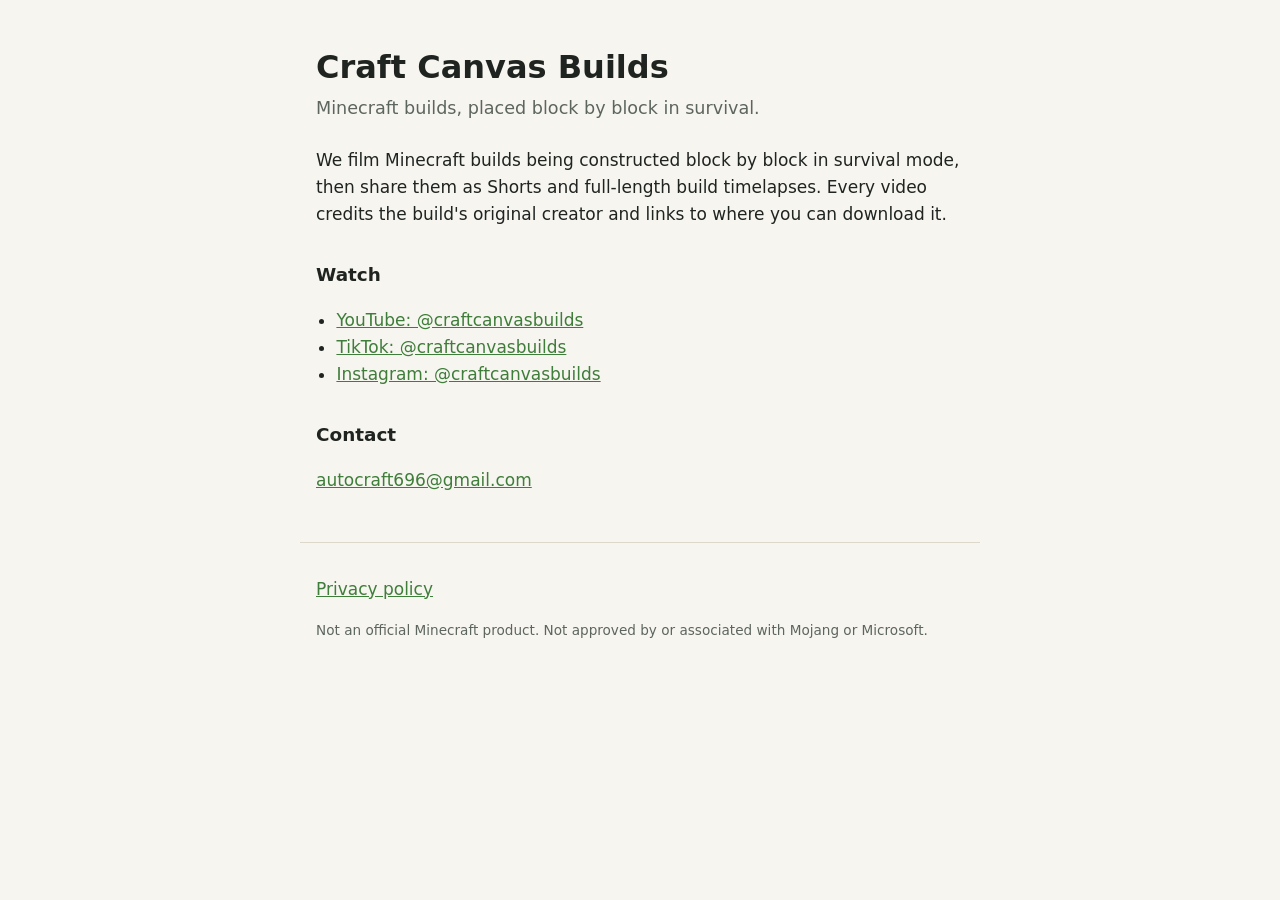
<file: index.html>
<!doctype html>
<html lang="en">
<head>
  <meta charset="utf-8">
  <meta name="viewport" content="width=device-width, initial-scale=1">
  <title>Craft Canvas Builds</title>
  <meta name="description" content="Minecraft builds, placed block by block in survival.">
  <link rel="stylesheet" href="style.css">
</head>
<body>
  <main>
    <header>
      <h1>Craft Canvas Builds</h1>
      <p class="tagline">Minecraft builds, placed block by block in survival.</p>
    </header>

    <section>
      <p>We film Minecraft builds being constructed block by block in survival mode, then share them as Shorts and full-length build timelapses. Every video credits the build's original creator and links to where you can download it.</p>
    </section>

    <section>
      <h2>Watch</h2>
      <ul class="links">
        <li><a href="https://www.youtube.com/@craftcanvasbuilds">YouTube: @craftcanvasbuilds</a></li>
        <li><a href="https://www.tiktok.com/@craftcanvasbuilds">TikTok: @craftcanvasbuilds</a></li>
        <li><a href="https://www.instagram.com/craftcanvasbuilds/">Instagram: @craftcanvasbuilds</a></li>
      </ul>
    </section>

    <section>
      <h2>Contact</h2>
      <p><a href="mailto:autocraft696@gmail.com">autocraft696@gmail.com</a></p>
    </section>
  </main>

  <footer>
    <p><a href="privacy.html">Privacy policy</a></p>
    <p class="fine">Not an official Minecraft product. Not approved by or associated with Mojang or Microsoft.</p>
  </footer>
</body>
</html>
</file>
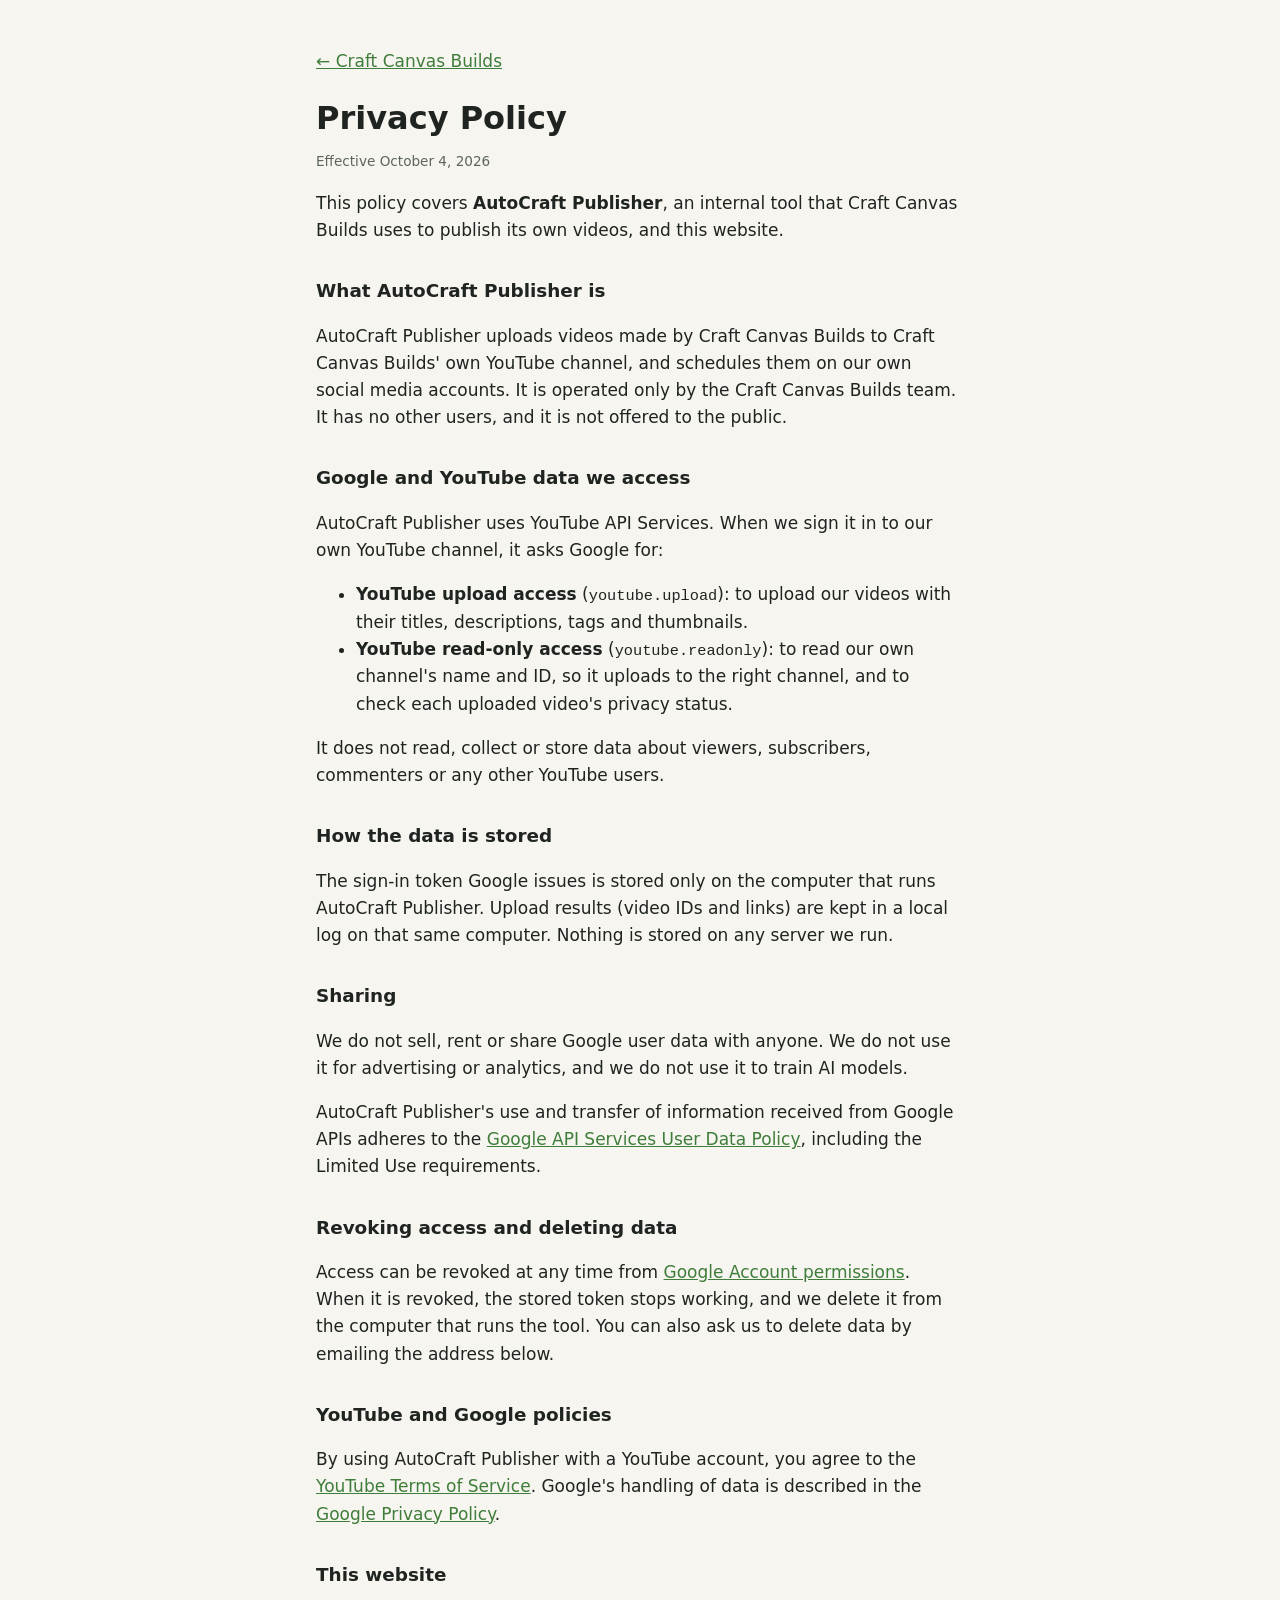
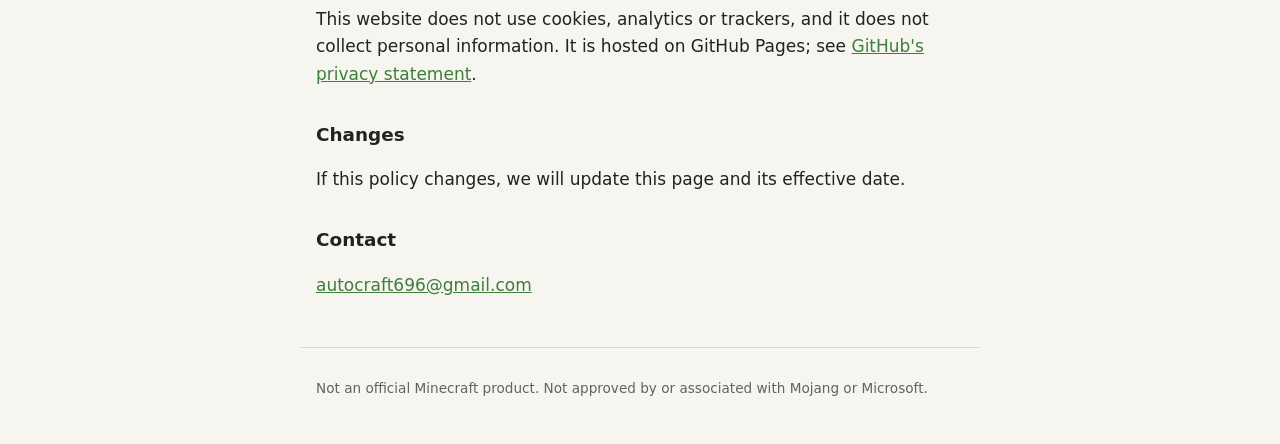
<file: privacy.html>
<!doctype html>
<html lang="en">
<head>
  <meta charset="utf-8">
  <meta name="viewport" content="width=device-width, initial-scale=1">
  <title>Privacy Policy | Craft Canvas Builds</title>
  <link rel="stylesheet" href="style.css">
</head>
<body>
  <main>
    <p class="back"><a href="index.html">&larr; Craft Canvas Builds</a></p>
    <h1>Privacy Policy</h1>
    <p class="fine">Effective October 4, 2026</p>

    <p>This policy covers <strong>AutoCraft Publisher</strong>, an internal tool that Craft Canvas Builds uses to publish its own videos, and this website.</p>

    <h2>What AutoCraft Publisher is</h2>
    <p>AutoCraft Publisher uploads videos made by Craft Canvas Builds to Craft Canvas Builds' own YouTube channel, and schedules them on our own social media accounts. It is operated only by the Craft Canvas Builds team. It has no other users, and it is not offered to the public.</p>

    <h2>Google and YouTube data we access</h2>
    <p>AutoCraft Publisher uses YouTube API Services. When we sign it in to our own YouTube channel, it asks Google for:</p>
    <ul>
      <li><strong>YouTube upload access</strong> (<code>youtube.upload</code>): to upload our videos with their titles, descriptions, tags and thumbnails.</li>
      <li><strong>YouTube read-only access</strong> (<code>youtube.readonly</code>): to read our own channel's name and ID, so it uploads to the right channel, and to check each uploaded video's privacy status.</li>
    </ul>
    <p>It does not read, collect or store data about viewers, subscribers, commenters or any other YouTube users.</p>

    <h2>How the data is stored</h2>
    <p>The sign-in token Google issues is stored only on the computer that runs AutoCraft Publisher. Upload results (video IDs and links) are kept in a local log on that same computer. Nothing is stored on any server we run.</p>

    <h2>Sharing</h2>
    <p>We do not sell, rent or share Google user data with anyone. We do not use it for advertising or analytics, and we do not use it to train AI models.</p>
    <p>AutoCraft Publisher's use and transfer of information received from Google APIs adheres to the <a href="https://developers.google.com/terms/api-services-user-data-policy">Google API Services User Data Policy</a>, including the Limited Use requirements.</p>

    <h2>Revoking access and deleting data</h2>
    <p>Access can be revoked at any time from <a href="https://myaccount.google.com/permissions">Google Account permissions</a>. When it is revoked, the stored token stops working, and we delete it from the computer that runs the tool. You can also ask us to delete data by emailing the address below.</p>

    <h2>YouTube and Google policies</h2>
    <p>By using AutoCraft Publisher with a YouTube account, you agree to the <a href="https://www.youtube.com/t/terms">YouTube Terms of Service</a>. Google's handling of data is described in the <a href="https://policies.google.com/privacy">Google Privacy Policy</a>.</p>

    <h2>This website</h2>
    <p>This website does not use cookies, analytics or trackers, and it does not collect personal information. It is hosted on GitHub Pages; see <a href="https://docs.github.com/en/site-policy/privacy-policies/github-general-privacy-statement">GitHub's privacy statement</a>.</p>

    <h2>Changes</h2>
    <p>If this policy changes, we will update this page and its effective date.</p>

    <h2>Contact</h2>
    <p><a href="mailto:autocraft696@gmail.com">autocraft696@gmail.com</a></p>
  </main>

  <footer>
    <p class="fine">Not an official Minecraft product. Not approved by or associated with Mojang or Microsoft.</p>
  </footer>
</body>
</html>
</file>
<file: style.css>
:root {
  --bg: #f7f5f0;
  --text: #1f2421;
  --muted: #5d655f;
  --accent: #3f7d3a;
  --rule: #ddd8cc;
}
@media (prefers-color-scheme: dark) {
  :root {
    --bg: #161a17;
    --text: #e6e9e4;
    --muted: #a3aba4;
    --accent: #7fc276;
    --rule: #2c332e;
  }
}
* { box-sizing: border-box; }
body {
  margin: 0;
  background: var(--bg);
  color: var(--text);
  font: 17px/1.6 system-ui, -apple-system, "Segoe UI", Roboto, sans-serif;
}
main, footer { max-width: 680px; margin: 0 auto; padding: 0 16px; }
main { padding-top: 48px; }
h1 { font-size: 2rem; line-height: 1.2; margin: 0 0 8px; }
h2 { font-size: 1.15rem; margin: 32px 0 8px; }
a { color: var(--accent); }
.tagline { color: var(--muted); font-size: 1.1rem; margin: 0 0 24px; }
.links { padding-left: 1.2em; }
.back { margin: 0 0 24px; }
.fine { color: var(--muted); font-size: 0.85rem; }
code { font-size: 0.9em; }
footer { border-top: 1px solid var(--rule); margin-top: 48px; padding-top: 16px; padding-bottom: 32px; }
</file>
